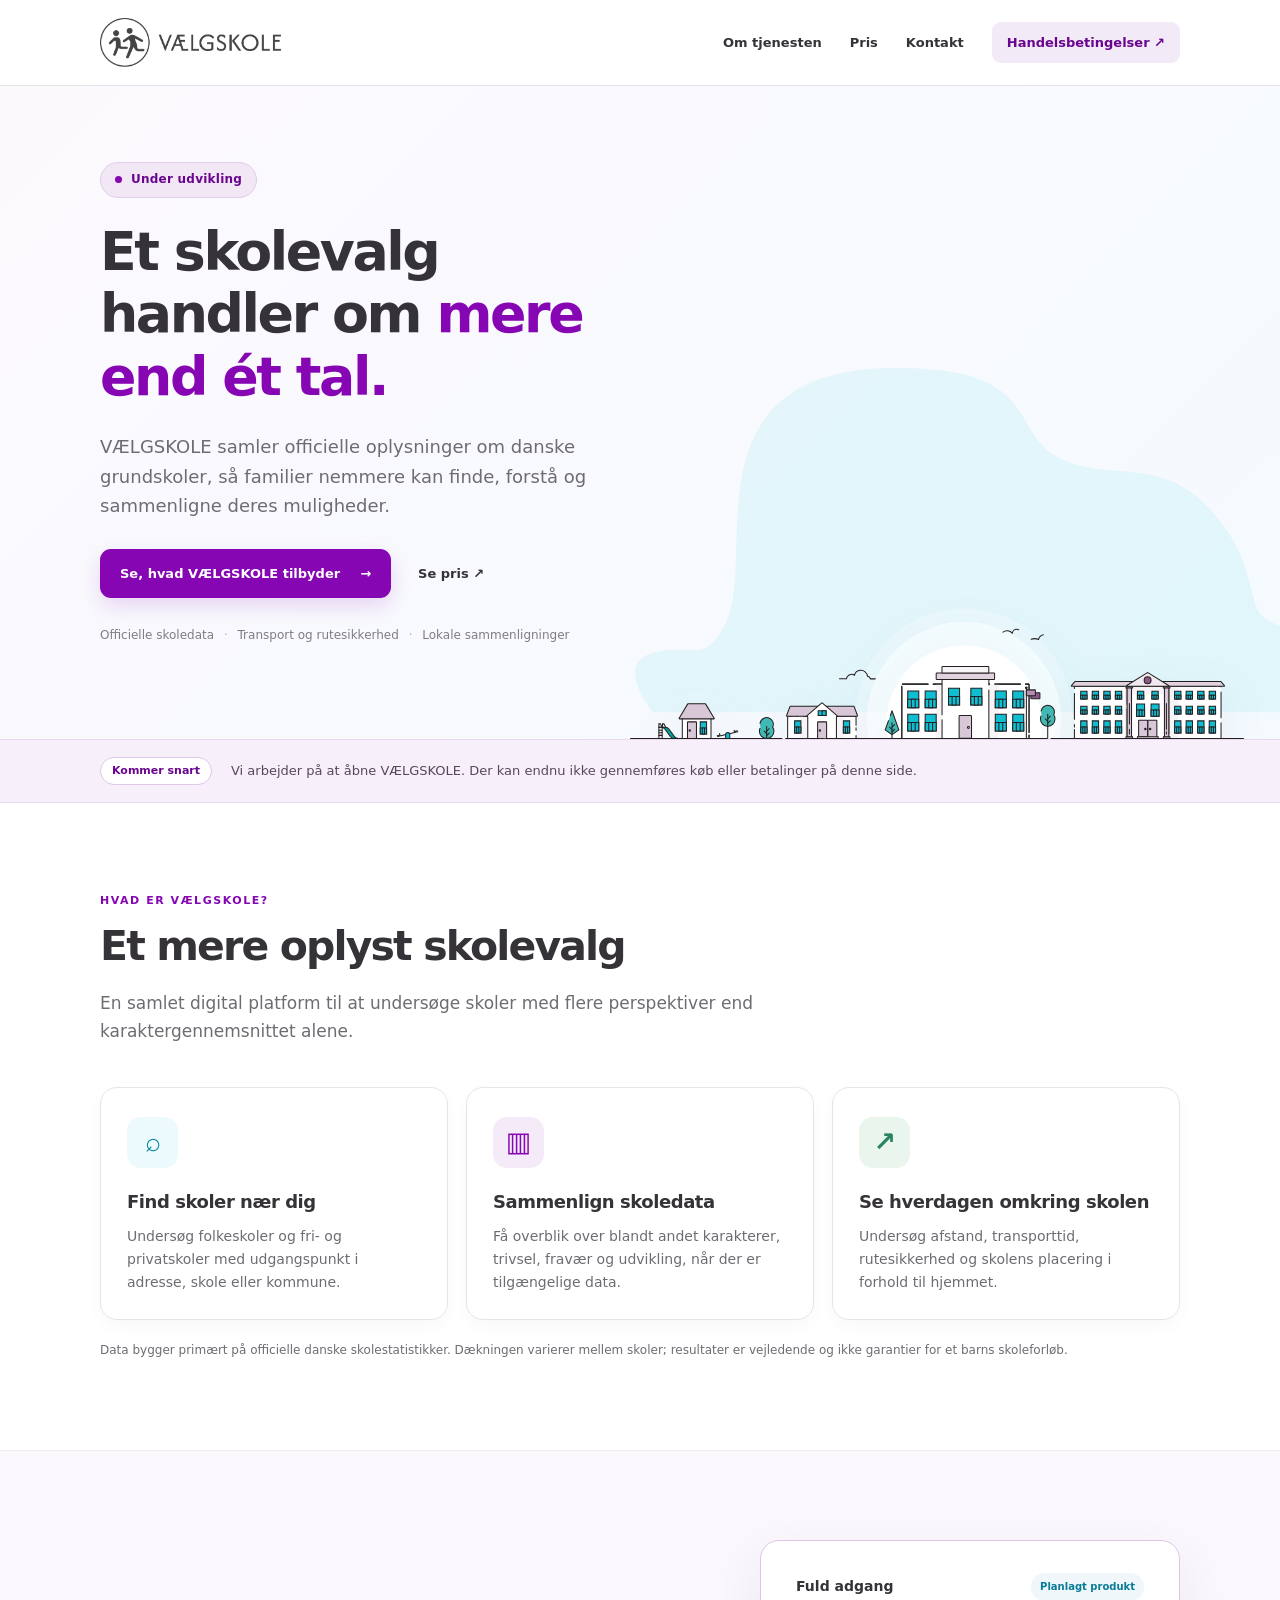
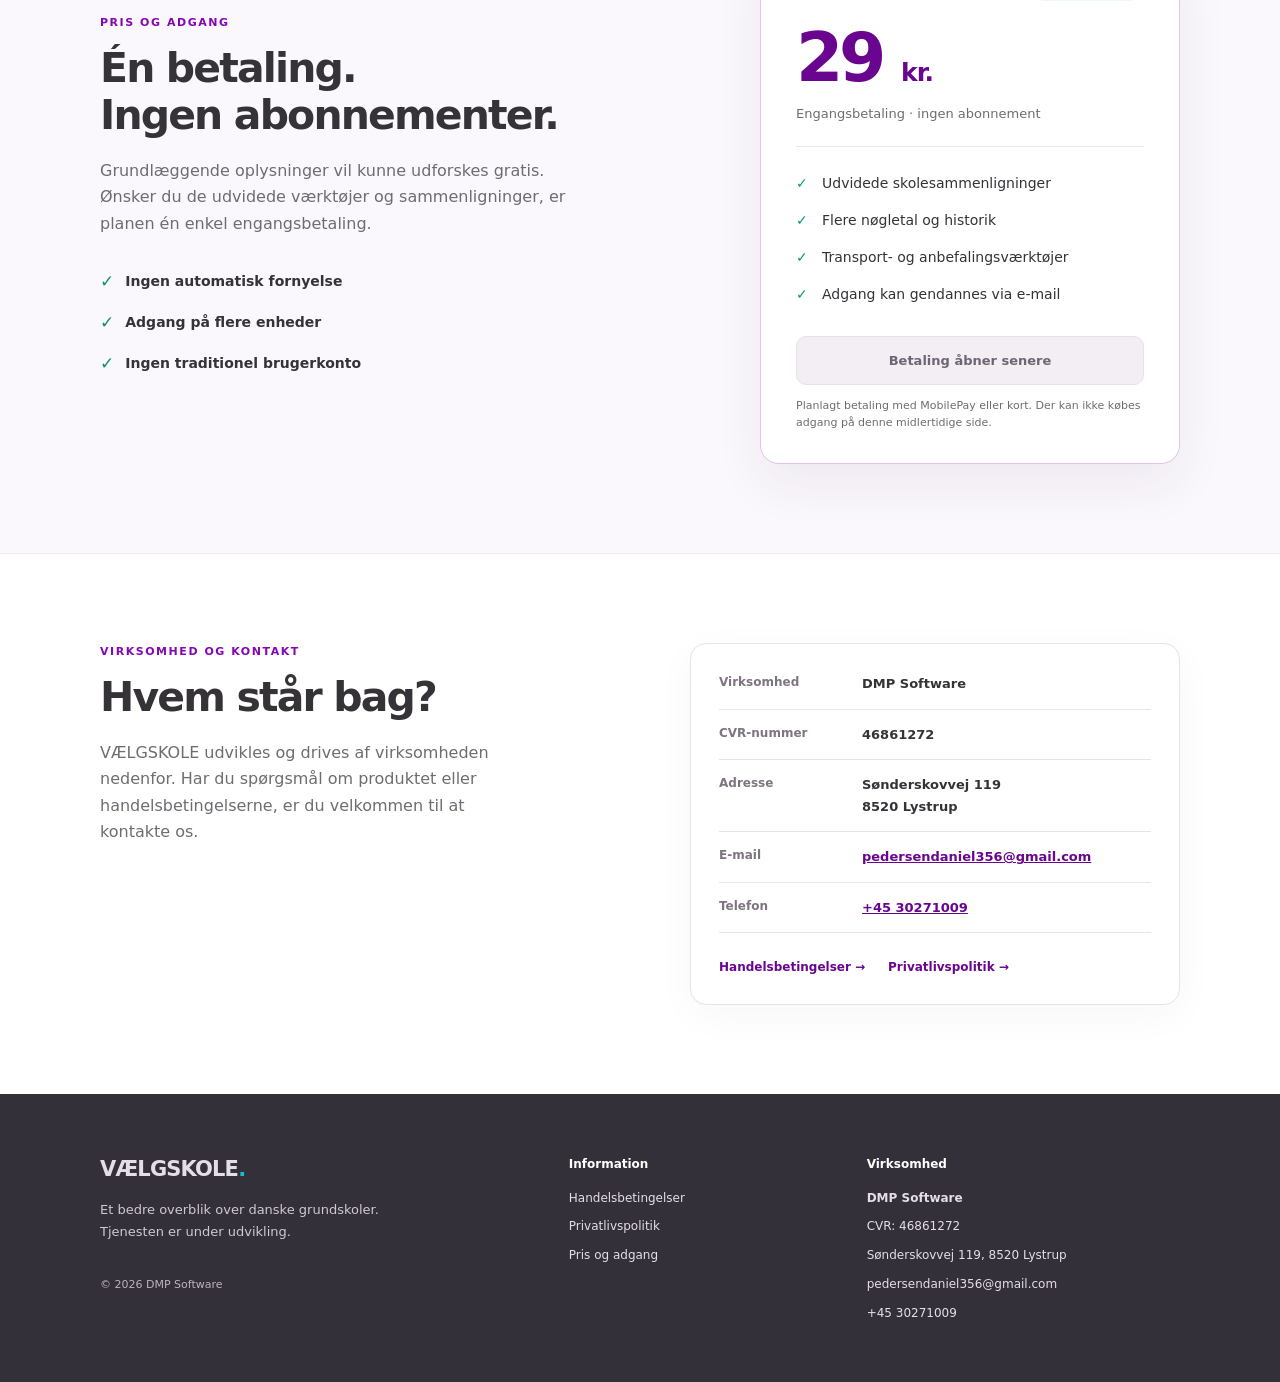
<file: docs/index.html>
<!doctype html>
<html lang="da">
<head>
  <meta charset="utf-8"><meta name="viewport" content="width=device-width,initial-scale=1">
  <meta name="robots" content="noindex,nofollow">
  <meta name="description" content="VÆLGSKOLE hjælper familier med at finde og sammenligne danske grundskoler ud fra officielle skoledata, transport og trivsel. Under udvikling.">
  <meta name="theme-color" content="#ffffff"><title>VÆLGSKOLE – Et bedre overblik over skolevalget</title>
  <link rel="icon" href="assets/favicon.svg" type="image/svg+xml"><link rel="stylesheet" href="assets/styles.css">
</head>
<body>
<header class="site-header">
  <div class="container header-inner">
    <a class="brand" href="index.html" aria-label="VÆLGSKOLE – forside"><img src="assets/logo.png" alt="VÆLGSKOLE" width="184" height="50"></a>
    <nav class="header-nav" aria-label="Hovednavigation">
      <a href="index.html#om">Om tjenesten</a>
      <a href="index.html#pris">Pris</a>
      <a href="index.html#kontakt">Kontakt</a>
      <a class="nav-pill" href="handelsbetingelser.html">Handelsbetingelser <span aria-hidden="true">↗</span></a>
    </nav>
  </div>
</header>

<main id="main">
  <section class="hero">
    <div class="container hero-grid">
      <div class="hero-copy">
        <span class="eyebrow"><span class="status-dot"></span> Under udvikling</span>
        <h1>Et skolevalg handler om <span class="highlight">mere end ét tal.</span></h1>
        <p class="hero-lead">VÆLGSKOLE samler officielle oplysninger om danske grundskoler, så familier nemmere kan finde, forstå og sammenligne deres muligheder.</p>
        <div class="hero-actions"><a class="button button-primary" href="#om">Se, hvad VÆLGSKOLE tilbyder <span aria-hidden="true">→</span></a><a class="text-link" href="#pris">Se pris <span aria-hidden="true">↗</span></a></div>
        <p class="hero-note">Officielle skoledata <span>·</span> Transport og rutesikkerhed <span>·</span> Lokale sammenligninger</p>
      </div>
      <div class="hero-visual" aria-hidden="true">
        <img class="hero-blob" src="assets/cyan-blob.svg" alt="">
        <img class="hero-schools" src="assets/schools.svg" alt="">
      </div>
    </div>
  </section>
  <section class="status-strip" aria-label="Status"><div class="container status-inner"><span class="status-tag">Kommer snart</span><p>Vi arbejder på at åbne VÆLGSKOLE. Der kan endnu ikke gennemføres køb eller betalinger på denne side.</p></div></section>
  <section class="section" id="om">
    <div class="container">
      <div class="section-header"><span class="section-kicker">Hvad er VÆLGSKOLE?</span><h2>Et mere oplyst skolevalg</h2><p>En samlet digital platform til at undersøge skoler med flere perspektiver end karaktergennemsnittet alene.</p></div>
      <div class="features">
        <article class="feature-card"><div class="feature-icon" aria-hidden="true">⌕</div><h3>Find skoler nær dig</h3><p>Undersøg folkeskoler og fri- og privatskoler med udgangspunkt i adresse, skole eller kommune.</p></article>
        <article class="feature-card"><div class="feature-icon" aria-hidden="true">▥</div><h3>Sammenlign skoledata</h3><p>Få overblik over blandt andet karakterer, trivsel, fravær og udvikling, når der er tilgængelige data.</p></article>
        <article class="feature-card"><div class="feature-icon" aria-hidden="true">↗</div><h3>Se hverdagen omkring skolen</h3><p>Undersøg afstand, transporttid, rutesikkerhed og skolens placering i forhold til hjemmet.</p></article>
      </div>
      <p class="data-note">Data bygger primært på officielle danske skolestatistikker. Dækningen varierer mellem skoler; resultater er vejledende og ikke garantier for et barns skoleforløb.</p>
    </div>
  </section>
  <section class="section section-alt" id="pris">
    <div class="container pricing-grid">
      <div class="pricing-copy"><span class="section-kicker">Pris og adgang</span><h2>Én betaling.<br>Ingen abonnementer.</h2><p>Grundlæggende oplysninger vil kunne udforskes gratis. Ønsker du de udvidede værktøjer og sammenligninger, er planen én enkel engangsbetaling.</p><div class="mini-proof"><span class="check">✓</span> Ingen automatisk fornyelse</div><div class="mini-proof"><span class="check">✓</span> Adgang på flere enheder</div><div class="mini-proof"><span class="check">✓</span> Ingen traditionel brugerkonto</div></div>
      <article class="price-card"><div class="price-top"><span class="price-label">Fuld adgang</span><span class="price-badge">Planlagt produkt</span></div><div class="price-value">29 <small>kr.</small></div><p class="price-sub">Engangsbetaling · ingen abonnement</p><div class="price-divider"></div><ul class="check-list"><li>Udvidede skolesammenligninger</li><li>Flere nøgletal og historik</li><li>Transport- og anbefalingsværktøjer</li><li>Adgang kan gendannes via e-mail</li></ul><div class="disabled-cta" aria-label="Betaling er endnu ikke mulig">Betaling åbner senere</div><p class="price-footnote">Planlagt betaling med MobilePay eller kort. Der kan ikke købes adgang på denne midlertidige side.</p></article>
    </div>
  </section>
  <section class="section" id="kontakt">
    <div class="container contact-layout"><div><span class="section-kicker">Virksomhed og kontakt</span><h2>Hvem står bag?</h2><p>VÆLGSKOLE udvikles og drives af virksomheden nedenfor. Har du spørgsmål om produktet eller handelsbetingelserne, er du velkommen til at kontakte os.</p></div><div class="contact-card"><dl><div><dt>Virksomhed</dt><dd>DMP Software</dd></div><div><dt>CVR-nummer</dt><dd>46861272</dd></div><div><dt>Adresse</dt><dd>Sønderskovvej 119<span class="dd-newline">8520 Lystrup</span></dd></div><div><dt>E-mail</dt><dd><a href="mailto:pedersendaniel356@gmail.com">pedersendaniel356@gmail.com</a></dd></div><div><dt>Telefon</dt><dd><a href="tel:+4530271009">+45 30271009</a></dd></div></dl><div class="contact-links"><a href="handelsbetingelser.html">Handelsbetingelser <span aria-hidden="true">→</span></a><a href="privatlivspolitik.html">Privatlivspolitik <span aria-hidden="true">→</span></a></div></div></div>
  </section>
</main>
<footer class="site-footer">
  <div class="container footer-grid">
    <div class="footer-about">
      <a class="footer-brand" href="index.html">VÆLGSKOLE<span class="brand-dot">.</span></a>
      <p>Et bedre overblik over danske grundskoler. Tjenesten er under udvikling.</p>
      <small>© 2026 DMP Software</small>
    </div>
    <div>
      <h2>Information</h2>
      <ul><li><a href="handelsbetingelser.html">Handelsbetingelser</a></li><li><a href="privatlivspolitik.html">Privatlivspolitik</a></li><li><a href="index.html#pris">Pris og adgang</a></li></ul>
    </div>
    <div>
      <h2>Virksomhed</h2>
      <ul class="footer-details">
        <li><strong>DMP Software</strong></li>
        <li>CVR: 46861272</li>
        <li>Sønderskovvej 119, 8520 Lystrup</li>
        <li><a href="mailto:pedersendaniel356@gmail.com">pedersendaniel356@gmail.com</a></li>
        <li><a href="tel:+4530271009">+45 30271009</a></li>
      </ul>
    </div>
  </div>
</footer>

</body></html>
</file>
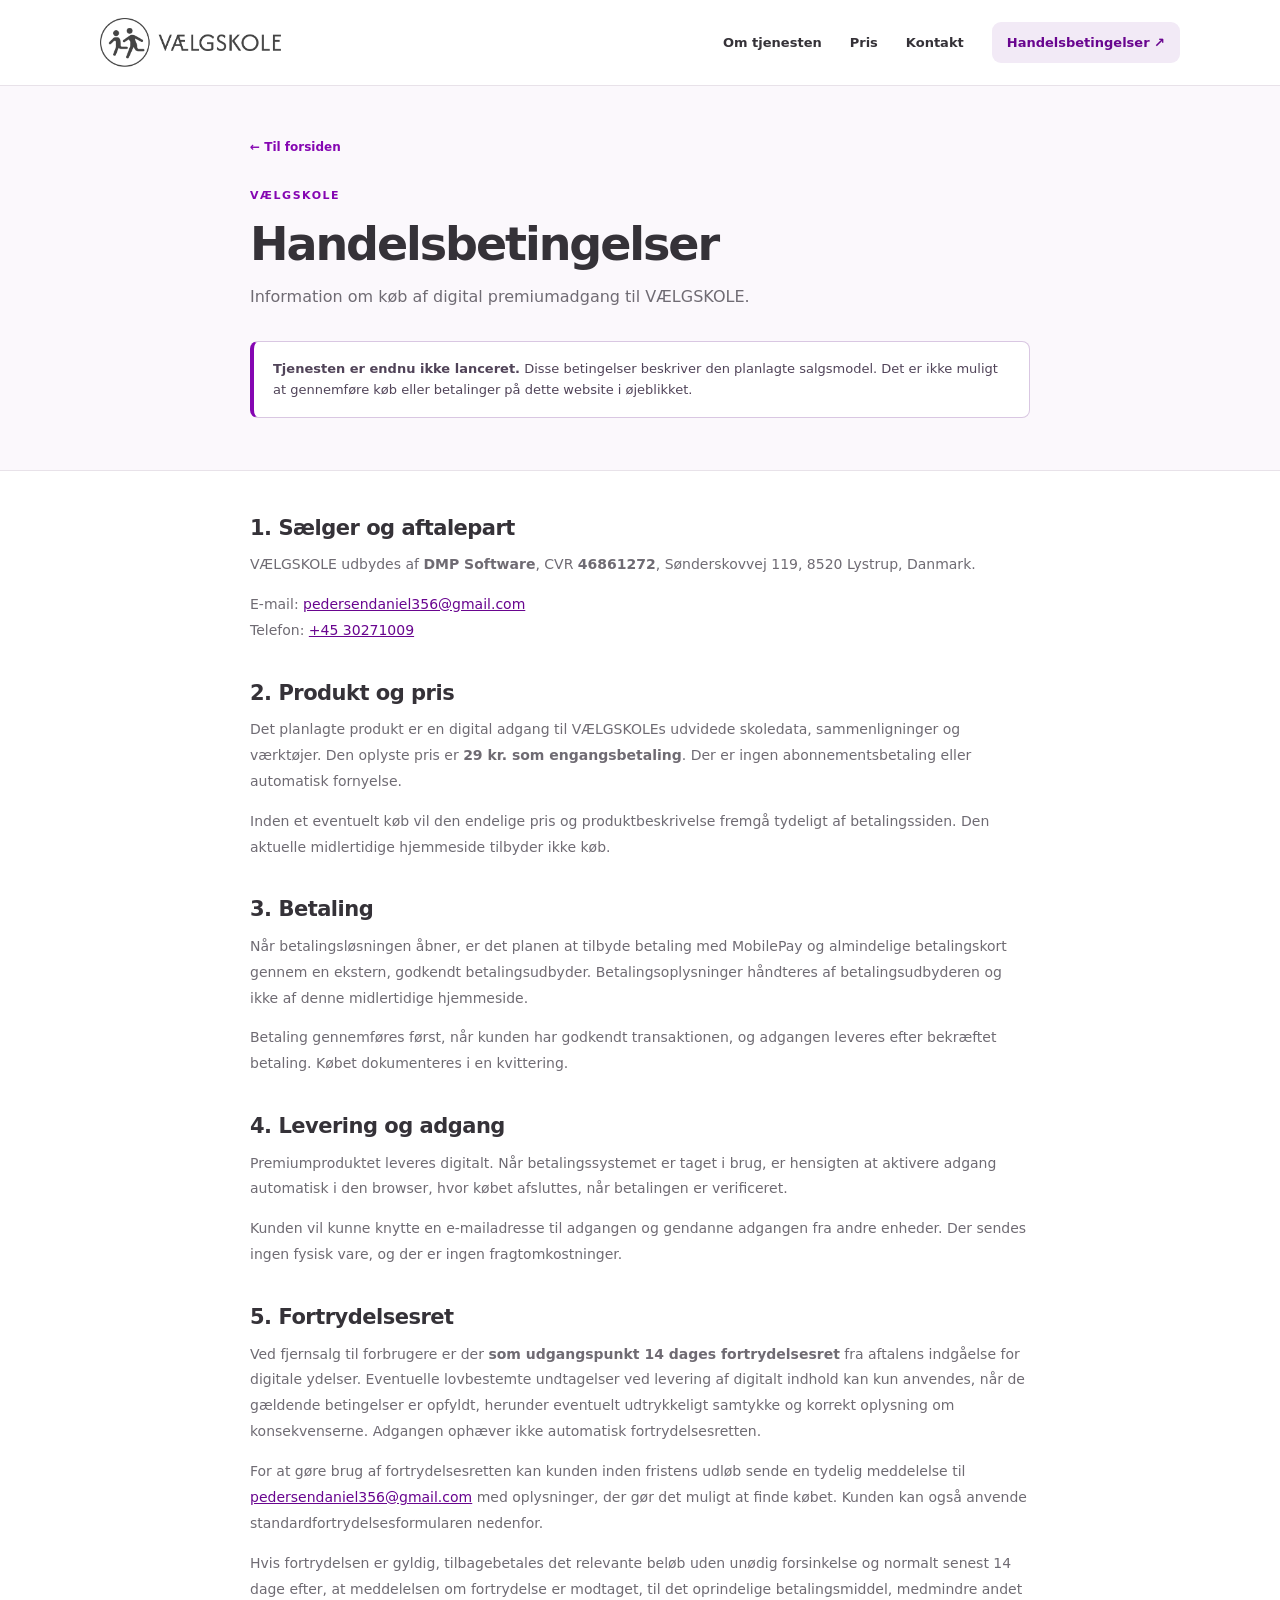
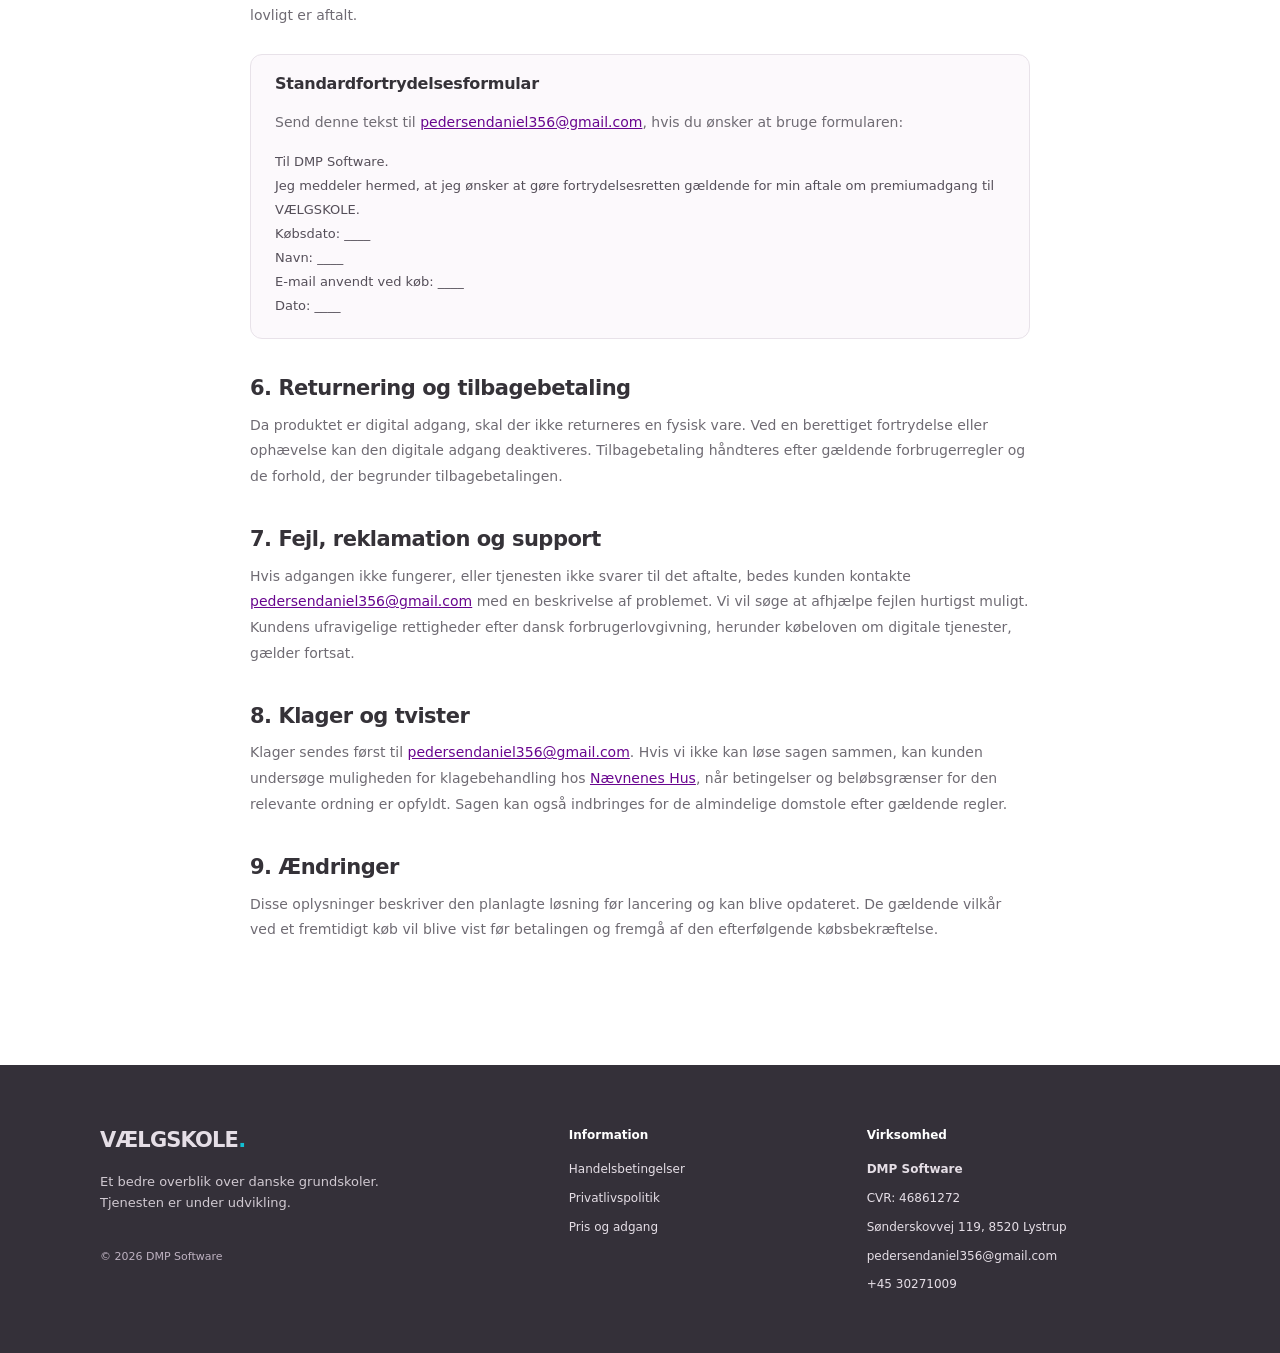
<file: docs/handelsbetingelser.html>
<!doctype html>
<html lang="da"><head>
<meta charset="utf-8"><meta name="viewport" content="width=device-width,initial-scale=1"><meta name="robots" content="noindex,nofollow"><meta name="theme-color" content="#ffffff"><meta name="description" content="Handelsbetingelser for VÆLGSKOLE – betaling, levering, fortrydelsesret, reklamation og klager.">
<title>Handelsbetingelser · VÆLGSKOLE</title><link rel="icon" href="assets/favicon.svg" type="image/svg+xml"><link rel="stylesheet" href="assets/styles.css"></head><body>
<header class="site-header">
  <div class="container header-inner">
    <a class="brand" href="index.html" aria-label="VÆLGSKOLE – forside"><img src="assets/logo.png" alt="VÆLGSKOLE" width="184" height="50"></a>
    <nav class="header-nav" aria-label="Hovednavigation">
      <a href="index.html#om">Om tjenesten</a>
      <a href="index.html#pris">Pris</a>
      <a href="index.html#kontakt">Kontakt</a>
      <a class="nav-pill" href="handelsbetingelser.html">Handelsbetingelser <span aria-hidden="true">↗</span></a>
    </nav>
  </div>
</header>

<main id="main" class="legal-main">
  <section class="legal-heading"><div class="container legal-container"><a class="breadcrumb" href="index.html">← Til forsiden</a><span class="section-kicker">VÆLGSKOLE</span><h1>Handelsbetingelser</h1><p>Information om køb af digital premiumadgang til VÆLGSKOLE.</p><div class="notice"><strong>Tjenesten er endnu ikke lanceret.</strong> Disse betingelser beskriver den planlagte salgsmodel. Det er ikke muligt at gennemføre køb eller betalinger på dette website i øjeblikket.</div></div></section>
  <div class="container legal-container legal-content">
    <section><h2>1. Sælger og aftalepart</h2><p>VÆLGSKOLE udbydes af <strong>DMP Software</strong>, CVR <strong>46861272</strong>, Sønderskovvej 119, 8520 Lystrup, Danmark.</p><p>E-mail: <a href="mailto:pedersendaniel356@gmail.com">pedersendaniel356@gmail.com</a><br>Telefon: <a href="tel:+4530271009">+45 30271009</a></p></section>
    <section><h2>2. Produkt og pris</h2><p>Det planlagte produkt er en digital adgang til VÆLGSKOLEs udvidede skoledata, sammenligninger og værktøjer. Den oplyste pris er <strong>29 kr. som engangsbetaling</strong>. Der er ingen abonnementsbetaling eller automatisk fornyelse.</p><p>Inden et eventuelt køb vil den endelige pris og produktbeskrivelse fremgå tydeligt af betalingssiden. Den aktuelle midlertidige hjemmeside tilbyder ikke køb.</p></section>
    <section><h2>3. Betaling</h2><p>Når betalingsløsningen åbner, er det planen at tilbyde betaling med MobilePay og almindelige betalingskort gennem en ekstern, godkendt betalingsudbyder. Betalingsoplysninger håndteres af betalingsudbyderen og ikke af denne midlertidige hjemmeside.</p><p>Betaling gennemføres først, når kunden har godkendt transaktionen, og adgangen leveres efter bekræftet betaling. Købet dokumenteres i en kvittering.</p></section>
    <section><h2>4. Levering og adgang</h2><p>Premiumproduktet leveres digitalt. Når betalingssystemet er taget i brug, er hensigten at aktivere adgang automatisk i den browser, hvor købet afsluttes, når betalingen er verificeret.</p><p>Kunden vil kunne knytte en e-mailadresse til adgangen og gendanne adgangen fra andre enheder. Der sendes ingen fysisk vare, og der er ingen fragtomkostninger.</p></section>
    <section><h2>5. Fortrydelsesret</h2><p>Ved fjernsalg til forbrugere er der <strong>som udgangspunkt 14 dages fortrydelsesret</strong> fra aftalens indgåelse for digitale ydelser. Eventuelle lovbestemte undtagelser ved levering af digitalt indhold kan kun anvendes, når de gældende betingelser er opfyldt, herunder eventuelt udtrykkeligt samtykke og korrekt oplysning om konsekvenserne. Adgangen ophæver ikke automatisk fortrydelsesretten.</p><p>For at gøre brug af fortrydelsesretten kan kunden inden fristens udløb sende en tydelig meddelelse til <a href="mailto:pedersendaniel356@gmail.com">pedersendaniel356@gmail.com</a> med oplysninger, der gør det muligt at finde købet. Kunden kan også anvende standardfortrydelsesformularen nedenfor.</p><p>Hvis fortrydelsen er gyldig, tilbagebetales det relevante beløb uden unødig forsinkelse og normalt senest 14 dage efter, at meddelelsen om fortrydelse er modtaget, til det oprindelige betalingsmiddel, medmindre andet lovligt er aftalt.</p>
      <div class="legal-inset"><h3>Standardfortrydelsesformular</h3><p>Send denne tekst til <a href="mailto:pedersendaniel356@gmail.com">pedersendaniel356@gmail.com</a>, hvis du ønsker at bruge formularen:</p><blockquote>Til DMP Software.<br>Jeg meddeler hermed, at jeg ønsker at gøre fortrydelsesretten gældende for min aftale om premiumadgang til VÆLGSKOLE.<br>Købsdato: ____<br>Navn: ____<br>E-mail anvendt ved køb: ____<br>Dato: ____</blockquote></div>
    </section>
    <section><h2>6. Returnering og tilbagebetaling</h2><p>Da produktet er digital adgang, skal der ikke returneres en fysisk vare. Ved en berettiget fortrydelse eller ophævelse kan den digitale adgang deaktiveres. Tilbagebetaling håndteres efter gældende forbrugerregler og de forhold, der begrunder tilbagebetalingen.</p></section>
    <section><h2>7. Fejl, reklamation og support</h2><p>Hvis adgangen ikke fungerer, eller tjenesten ikke svarer til det aftalte, bedes kunden kontakte <a href="mailto:pedersendaniel356@gmail.com">pedersendaniel356@gmail.com</a> med en beskrivelse af problemet. Vi vil søge at afhjælpe fejlen hurtigst muligt. Kundens ufravigelige rettigheder efter dansk forbrugerlovgivning, herunder købeloven om digitale tjenester, gælder fortsat.</p></section>
    <section><h2>8. Klager og tvister</h2><p>Klager sendes først til <a href="mailto:pedersendaniel356@gmail.com">pedersendaniel356@gmail.com</a>. Hvis vi ikke kan løse sagen sammen, kan kunden undersøge muligheden for klagebehandling hos <a href="https://naevneneshus.dk/" target="_blank" rel="noopener noreferrer">Nævnenes Hus</a>, når betingelser og beløbsgrænser for den relevante ordning er opfyldt. Sagen kan også indbringes for de almindelige domstole efter gældende regler.</p></section>
    <section><h2>9. Ændringer</h2><p>Disse oplysninger beskriver den planlagte løsning før lancering og kan blive opdateret. De gældende vilkår ved et fremtidigt køb vil blive vist før betalingen og fremgå af den efterfølgende købsbekræftelse.</p></section>
  </div>
</main>
<footer class="site-footer">
  <div class="container footer-grid">
    <div class="footer-about">
      <a class="footer-brand" href="index.html">VÆLGSKOLE<span class="brand-dot">.</span></a>
      <p>Et bedre overblik over danske grundskoler. Tjenesten er under udvikling.</p>
      <small>© 2026 DMP Software</small>
    </div>
    <div>
      <h2>Information</h2>
      <ul><li><a href="handelsbetingelser.html">Handelsbetingelser</a></li><li><a href="privatlivspolitik.html">Privatlivspolitik</a></li><li><a href="index.html#pris">Pris og adgang</a></li></ul>
    </div>
    <div>
      <h2>Virksomhed</h2>
      <ul class="footer-details">
        <li><strong>DMP Software</strong></li>
        <li>CVR: 46861272</li>
        <li>Sønderskovvej 119, 8520 Lystrup</li>
        <li><a href="mailto:pedersendaniel356@gmail.com">pedersendaniel356@gmail.com</a></li>
        <li><a href="tel:+4530271009">+45 30271009</a></li>
      </ul>
    </div>
  </div>
</footer>

</body></html>
</file>
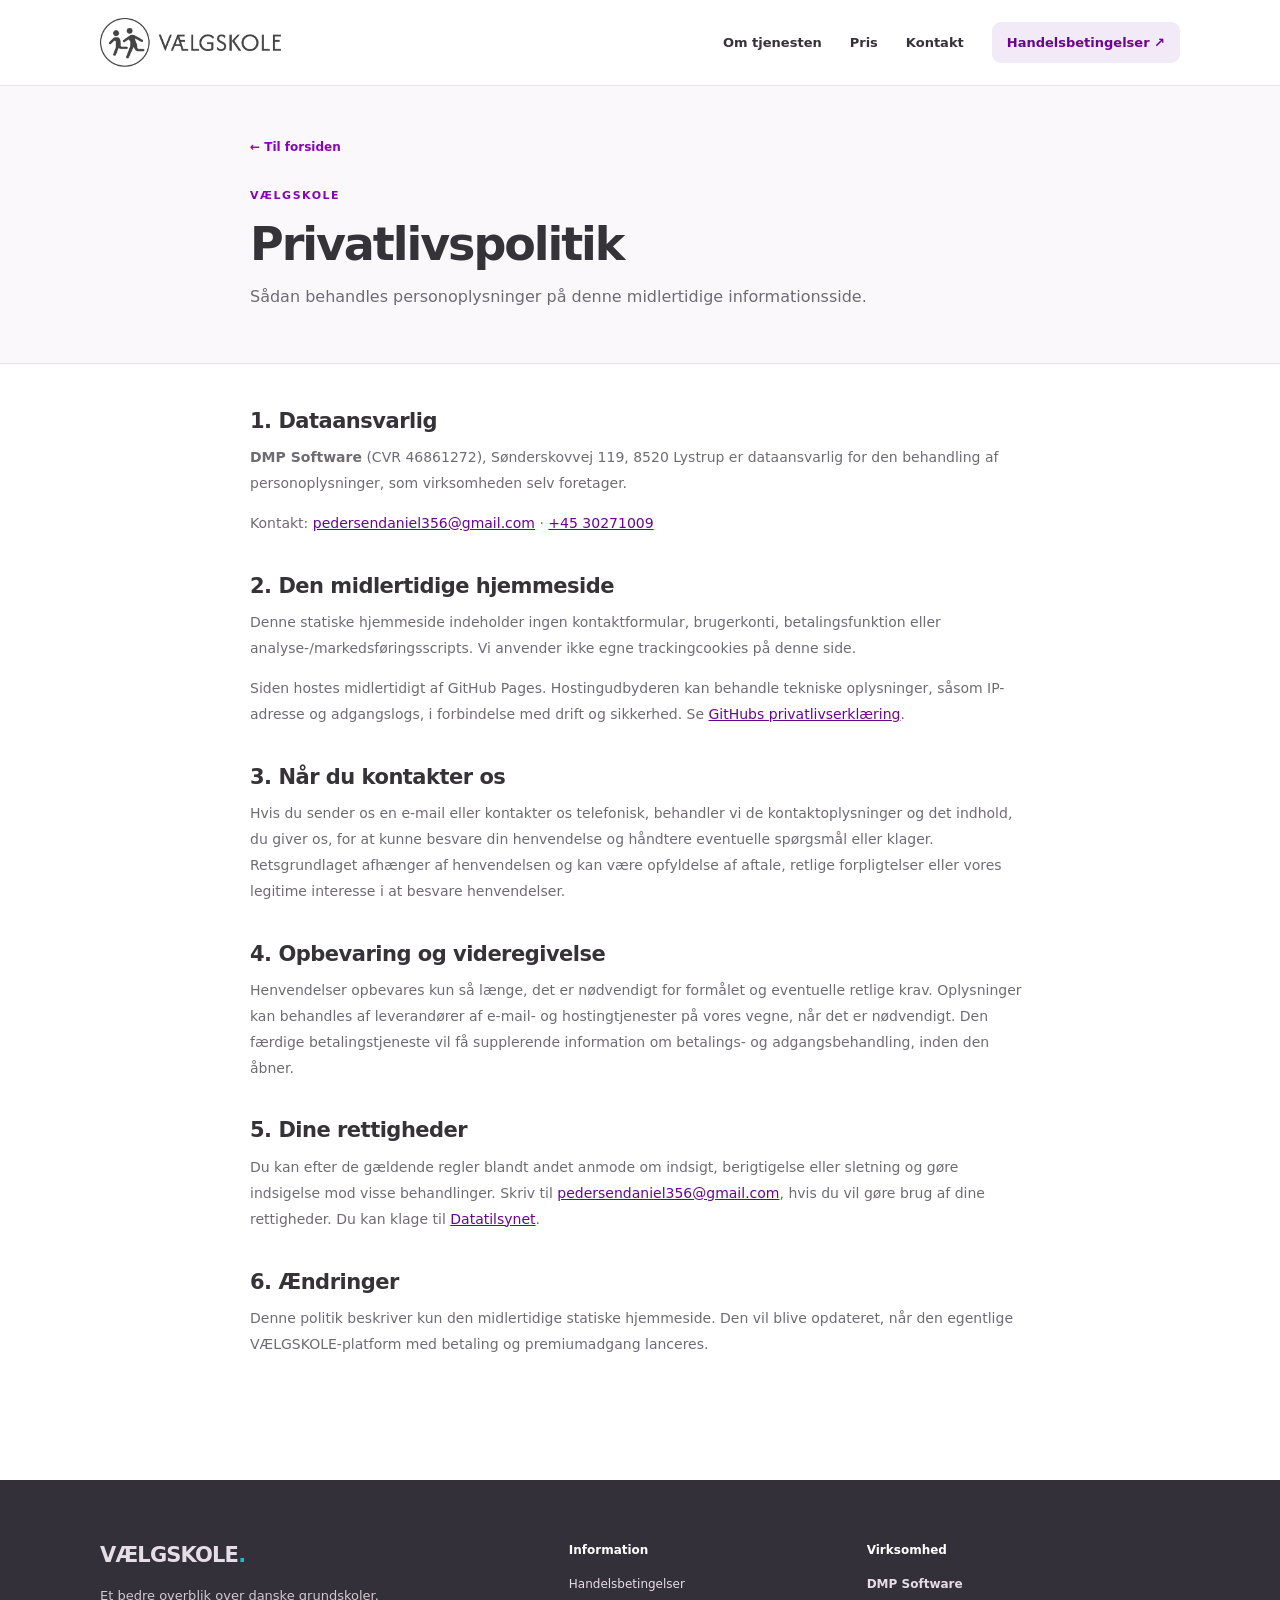
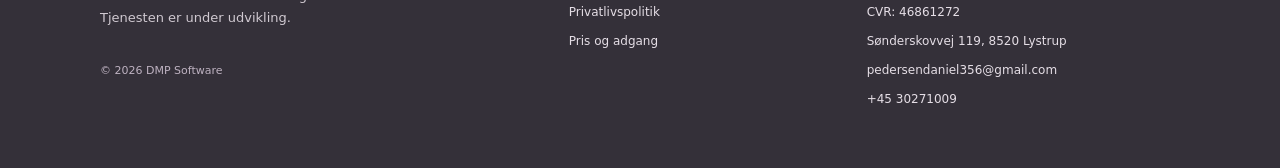
<file: docs/privatlivspolitik.html>
<!doctype html>
<html lang="da"><head><meta charset="utf-8"><meta name="viewport" content="width=device-width,initial-scale=1"><meta name="robots" content="noindex,nofollow"><meta name="theme-color" content="#ffffff"><meta name="description" content="Privatlivspolitik for VÆLGSKOLEs midlertidige informationsside."><title>Privatlivspolitik · VÆLGSKOLE</title><link rel="icon" href="assets/favicon.svg" type="image/svg+xml"><link rel="stylesheet" href="assets/styles.css"></head><body>
<header class="site-header">
  <div class="container header-inner">
    <a class="brand" href="index.html" aria-label="VÆLGSKOLE – forside"><img src="assets/logo.png" alt="VÆLGSKOLE" width="184" height="50"></a>
    <nav class="header-nav" aria-label="Hovednavigation">
      <a href="index.html#om">Om tjenesten</a>
      <a href="index.html#pris">Pris</a>
      <a href="index.html#kontakt">Kontakt</a>
      <a class="nav-pill" href="handelsbetingelser.html">Handelsbetingelser <span aria-hidden="true">↗</span></a>
    </nav>
  </div>
</header>

<main id="main" class="legal-main"><section class="legal-heading"><div class="container legal-container"><a class="breadcrumb" href="index.html">← Til forsiden</a><span class="section-kicker">VÆLGSKOLE</span><h1>Privatlivspolitik</h1><p>Sådan behandles personoplysninger på denne midlertidige informationsside.</p></div></section>
  <div class="container legal-container legal-content">
    <section><h2>1. Dataansvarlig</h2><p><strong>DMP Software</strong> (CVR 46861272), Sønderskovvej 119, 8520 Lystrup er dataansvarlig for den behandling af personoplysninger, som virksomheden selv foretager.</p><p>Kontakt: <a href="mailto:pedersendaniel356@gmail.com">pedersendaniel356@gmail.com</a> · <a href="tel:+4530271009">+45 30271009</a></p></section>
    <section><h2>2. Den midlertidige hjemmeside</h2><p>Denne statiske hjemmeside indeholder ingen kontaktformular, brugerkonti, betalingsfunktion eller analyse-/markedsføringsscripts. Vi anvender ikke egne trackingcookies på denne side.</p><p>Siden hostes midlertidigt af GitHub Pages. Hostingudbyderen kan behandle tekniske oplysninger, såsom IP-adresse og adgangslogs, i forbindelse med drift og sikkerhed. Se <a href="https://docs.github.com/en/site-policy/privacy-policies/github-general-privacy-statement" target="_blank" rel="noopener noreferrer">GitHubs privatlivserklæring</a>.</p></section>
    <section><h2>3. Når du kontakter os</h2><p>Hvis du sender os en e-mail eller kontakter os telefonisk, behandler vi de kontaktoplysninger og det indhold, du giver os, for at kunne besvare din henvendelse og håndtere eventuelle spørgsmål eller klager. Retsgrundlaget afhænger af henvendelsen og kan være opfyldelse af aftale, retlige forpligtelser eller vores legitime interesse i at besvare henvendelser.</p></section>
    <section><h2>4. Opbevaring og videregivelse</h2><p>Henvendelser opbevares kun så længe, det er nødvendigt for formålet og eventuelle retlige krav. Oplysninger kan behandles af leverandører af e-mail- og hostingtjenester på vores vegne, når det er nødvendigt. Den færdige betalingstjeneste vil få supplerende information om betalings- og adgangsbehandling, inden den åbner.</p></section>
    <section><h2>5. Dine rettigheder</h2><p>Du kan efter de gældende regler blandt andet anmode om indsigt, berigtigelse eller sletning og gøre indsigelse mod visse behandlinger. Skriv til <a href="mailto:pedersendaniel356@gmail.com">pedersendaniel356@gmail.com</a>, hvis du vil gøre brug af dine rettigheder. Du kan klage til <a href="https://www.datatilsynet.dk/" target="_blank" rel="noopener noreferrer">Datatilsynet</a>.</p></section>
    <section><h2>6. Ændringer</h2><p>Denne politik beskriver kun den midlertidige statiske hjemmeside. Den vil blive opdateret, når den egentlige VÆLGSKOLE-platform med betaling og premiumadgang lanceres.</p></section>
  </div>
</main>
<footer class="site-footer">
  <div class="container footer-grid">
    <div class="footer-about">
      <a class="footer-brand" href="index.html">VÆLGSKOLE<span class="brand-dot">.</span></a>
      <p>Et bedre overblik over danske grundskoler. Tjenesten er under udvikling.</p>
      <small>© 2026 DMP Software</small>
    </div>
    <div>
      <h2>Information</h2>
      <ul><li><a href="handelsbetingelser.html">Handelsbetingelser</a></li><li><a href="privatlivspolitik.html">Privatlivspolitik</a></li><li><a href="index.html#pris">Pris og adgang</a></li></ul>
    </div>
    <div>
      <h2>Virksomhed</h2>
      <ul class="footer-details">
        <li><strong>DMP Software</strong></li>
        <li>CVR: 46861272</li>
        <li>Sønderskovvej 119, 8520 Lystrup</li>
        <li><a href="mailto:pedersendaniel356@gmail.com">pedersendaniel356@gmail.com</a></li>
        <li><a href="tel:+4530271009">+45 30271009</a></li>
      </ul>
    </div>
  </div>
</footer>

</body></html>
</file>
<file: docs/assets/styles.css>
:root{--ink:#353238;--muted:#6f6b73;--line:#e8e2e9;--purple:#8506b2;--dark:#69058f;--cyan:#12bfd2;--soft:#faf7fb;--pale:#f2eaf6;--width:1080px;--radius:18px;font-synthesis:none}
*{box-sizing:border-box}html{scroll-behavior:smooth}body{margin:0;font:16px/1.65 system-ui,-apple-system,BlinkMacSystemFont,"Segoe UI",sans-serif;color:var(--ink);background:#fff}a{color:inherit}a:hover{color:var(--purple)}.container{width:min(var(--width),calc(100% - 48px));margin:0 auto}a:focus-visible{outline:3px solid var(--cyan);outline-offset:3px}h1,h2,h3,p{margin-top:0}h1,h2,h3{line-height:1.16;letter-spacing:-.045em}p{color:var(--muted)}.site-header{position:relative;z-index:3;background:#fff;border-bottom:1px solid var(--line)}.header-inner{display:flex;align-items:center;justify-content:space-between;gap:32px;min-height:85px}.brand img{width:184px;height:auto;display:block}.header-nav{display:flex;align-items:center;gap:28px;font-size:13px;font-weight:650}.header-nav>a{text-decoration:none}.header-nav .nav-pill{padding:10px 15px;background:var(--pale);border-radius:9px;color:var(--dark)}.header-nav .nav-pill:hover{background:#e8d8ee}.hero{overflow:hidden;background:linear-gradient(135deg,#fcf9fd 0%,#f5fafe 90%)}.hero-grid{display:grid;grid-template-columns:1.06fr .94fr;align-items:center;gap:25px;min-height:530px}.hero-copy{padding:76px 0 83px}.eyebrow{display:inline-flex;align-items:center;gap:9px;background:#f2e7f5;border:1px solid #e2cde9;border-radius:50px;color:var(--dark);padding:7px 14px;font-size:12px;font-weight:750;letter-spacing:.02em}.status-dot{width:7px;height:7px;border-radius:50%;background:var(--purple)}h1{font-size:clamp(36px,4.2vw,58px);font-weight:760;margin:23px 0 24px;max-width:710px}.highlight{color:var(--purple)}.hero-lead{max-width:550px;font-size:18px;line-height:1.65}.hero-actions{display:flex;flex-wrap:wrap;align-items:center;gap:27px;margin:28px 0}.button{display:inline-flex;align-items:center;gap:20px;padding:13px 20px;min-height:49px;border-radius:11px;font-size:13px;font-weight:760;text-decoration:none;transition:transform .15s,background .15s}.button:hover{transform:translateY(-2px)}.button-primary{background:var(--purple);color:#fff;box-shadow:0 8px 22px #8506b227}.button-primary:hover{background:var(--dark);color:#fff}.text-link{font-size:13px;font-weight:750;text-decoration:none}.hero-note{font-size:12px;line-height:1.5;color:#817b85}.hero-note span{padding:0 6px;color:#baa5c3}.hero-visual{position:relative;min-height:470px;align-self:stretch;display:grid;align-items:end}.hero-blob{position:absolute;width:145%;height:95%;max-width:none;bottom:-17%;left:-10%;object-fit:fill;opacity:.8}.hero-schools{position:relative;width:124%;max-width:none;left:-11%;margin-bottom:0;filter:drop-shadow(0 17px 22px #2d789218)}.status-strip{background:#f7eff9;border-block:1px solid #e8d9ee}.status-inner{display:flex;gap:19px;align-items:center;padding:17px 0}.status-inner p{margin:0;font-size:13px;color:#55495c}.status-tag{background:#fff;color:var(--dark);border:1px solid #ddc9e7;border-radius:20px;padding:4px 11px;white-space:nowrap;font-size:11px;font-weight:800}.section{padding:89px 0}.section-header{max-width:660px;margin:0 0 42px}.section-kicker{display:block;text-transform:uppercase;letter-spacing:.14em;font-size:11px;color:var(--purple);font-weight:800;margin-bottom:13px}.section h2{font-size:clamp(30px,3.2vw,41px);margin:0 0 18px}.section-header>p{font-size:17px}.features{display:grid;grid-template-columns:repeat(3,1fr);gap:18px}.feature-card{border:1px solid var(--line);border-radius:17px;padding:29px 26px 25px;box-shadow:0 7px 18px #25162907}.feature-icon{width:51px;height:51px;display:grid;place-items:center;border-radius:14px;background:#edfafd;color:#078aa1;font-size:27px;font-weight:800;margin-bottom:24px}.feature-card:nth-child(2) .feature-icon{background:#f5ebf8;color:var(--purple)}.feature-card:nth-child(3) .feature-icon{background:#eaf5ed;color:#2b8460}.feature-card h3{font-size:18px;letter-spacing:-.025em;margin:0 0 12px}.feature-card p{font-size:14px;margin:0}.data-note{font-size:12px;margin:21px 0 0}.section-alt{background:#faf8fc;border-block:1px solid #f0eaf2}.pricing-grid{display:grid;grid-template-columns:1fr 420px;gap:90px;align-items:center}.pricing-copy>p{font-size:16px;max-width:490px;margin:0 0 30px}.mini-proof{display:flex;align-items:center;gap:11px;margin:13px 0;font-size:14px;font-weight:620}.check{color:#148e71;font-size:17px;font-weight:900}.price-card{background:#fff;border:1px solid #e0c4ea;border-radius:19px;box-shadow:0 20px 50px #46205212;padding:32px 35px}.price-top{display:flex;justify-content:space-between;align-items:center;gap:12px}.price-label{font-weight:790;font-size:14px}.price-badge{font-size:10px;font-weight:800;padding:6px 9px;border-radius:20px;background:#eff7fa;color:#087b97}.price-value{font-size:68px;line-height:1.1;font-weight:800;letter-spacing:-.065em;color:var(--dark);margin-top:20px}.price-value small{font-size:25px;font-weight:730;letter-spacing:-.04em}.price-sub{font-size:13px;margin:7px 0 21px}.price-divider{height:1px;background:var(--line);margin-bottom:25px}.check-list{list-style:none;padding:0;margin:0 0 30px;display:grid;gap:14px}.check-list li{position:relative;padding-left:26px;font-size:14px}.check-list li:before{content:'✓';position:absolute;left:0;color:#0c9676;font-weight:900}.disabled-cta{padding:13px 15px;background:#f2eef3;border:1px solid #e7e1e9;border-radius:10px;color:#6f6473;font-weight:800;font-size:13px;text-align:center}.price-footnote{font-size:11px;line-height:1.5;margin:13px 0 0}.contact-layout{display:grid;grid-template-columns:1fr 1fr;gap:100px;align-items:start}.contact-layout>div:first-child p{max-width:430px}.contact-card{border:1px solid var(--line);border-radius:16px;padding:15px 28px 26px;background:#fff;box-shadow:0 10px 40px #25162909}.contact-card dl{margin:0}.contact-card dl>div{display:grid;grid-template-columns:128px 1fr;gap:15px;padding:14px 0;border-bottom:1px solid var(--line)}.contact-card dt{font-size:12px;color:#7e7580;font-weight:650}.contact-card dd{margin:0;font-size:13px;font-weight:620;overflow-wrap:anywhere}.contact-card dd a{color:var(--dark)}.dd-newline{display:block}.contact-links{display:flex;flex-wrap:wrap;gap:12px 23px;margin-top:25px}.contact-links a{font-size:12px;font-weight:740;color:var(--dark);text-decoration:none}.site-footer{background:#343039;color:#fff;padding:58px 0}.footer-grid{display:grid;grid-template-columns:1.4fr .8fr 1.1fr;gap:70px}.footer-brand{font-size:21px;font-weight:790;letter-spacing:-.04em;text-decoration:none}.brand-dot{color:var(--cyan)}.footer-about p{font-size:13px;max-width:290px;color:#d0c9d1;margin:13px 0 28px}.footer-about small{font-size:11px;color:#beb2c1}.site-footer h2{letter-spacing:0;font-size:12px;font-weight:750;margin:6px 0 17px}.site-footer ul{padding:0;margin:0;list-style:none;display:grid;gap:9px}.site-footer li{font-size:12px;color:#e5dee6;overflow-wrap:anywhere}.site-footer a{color:#e5dee6;text-decoration:none}.site-footer a:hover{color:#8becf7}.legal-main{background:#fff}.legal-heading{background:#fbf8fc;padding:47px 0 52px;border-bottom:1px solid var(--line)}.legal-container{max-width:780px}.breadcrumb{display:inline-block;color:var(--purple);font-size:12px;font-weight:750;text-decoration:none;margin-bottom:29px}.legal-heading h1{font-size:46px;max-width:none;margin:0 0 13px}.legal-heading p{font-size:16px;margin:0}.notice{margin:30px 0 0;padding:16px 19px;border:1px solid #d9c7e2;border-left:4px solid var(--purple);background:#fff;border-radius:8px;color:#514459;font-size:13px}.legal-content{padding-top:45px;padding-bottom:85px}.legal-content section{margin:0 0 37px}.legal-content h2{font-size:21px;letter-spacing:-.024em;margin-bottom:12px}.legal-content h3{font-size:16px;letter-spacing:-.015em}.legal-content p{margin:0 0 14px;font-size:14px;line-height:1.85}.legal-content a{color:var(--dark)}.legal-inset{border:1px solid var(--line);border-radius:12px;background:#fcf9fc;padding:20px 24px;margin:26px 0}.legal-inset blockquote{font-size:13px;line-height:1.85;margin:0;color:#554f59}
@media(max-width:850px){.header-nav{gap:15px}.hero-grid{grid-template-columns:1.1fr .9fr;min-height:460px}.hero-copy{padding:65px 0}.hero-visual{min-height:400px}.pricing-grid{gap:40px;grid-template-columns:1fr 390px}.contact-layout{gap:40px}.footer-grid{gap:35px}}
@media(max-width:690px){.container{width:calc(100% - 36px)}.header-inner{min-height:73px;gap:14px}.brand img{width:143px}.header-nav{gap:13px}.header-nav>a{font-size:11px}.header-nav>a:nth-child(1),.header-nav>a:nth-child(2){display:none}.header-nav .nav-pill{padding:7px 10px}.hero-grid{display:flex;flex-direction:column;gap:0}.hero-copy{padding:52px 0 22px}.hero-copy h1{font-size:42px}.hero-lead{font-size:16px}.hero-note{margin-top:17px}.hero-visual{min-height:235px;height:235px;width:100%}.hero-blob{width:120%;height:110%;bottom:-24%;left:-9%}.hero-schools{width:110%;left:-4%;max-width:none}.status-inner{align-items:flex-start;gap:10px;padding:15px 0}.status-inner p{font-size:12px}.section{padding:64px 0}.features{grid-template-columns:1fr;gap:12px}.feature-card{padding:21px}.feature-icon{margin-bottom:14px}.pricing-grid,.contact-layout{grid-template-columns:1fr;gap:35px}.price-card{padding:27px}.contact-card{padding:12px 20px 22px}.footer-grid{grid-template-columns:1fr 1fr;gap:38px}.footer-about{grid-column:1/-1}.site-footer{padding:48px 0}.legal-heading{padding:32px 0 36px}.legal-heading h1{font-size:37px}.legal-content{padding:36px 0 60px}.contact-card dl>div{grid-template-columns:96px 1fr}}
@media(max-width:390px){.header-nav>a:nth-child(3){display:none}.hero-copy h1{font-size:36px}.button{font-size:12px;padding:12px 14px}.hero-actions{gap:16px}.price-top{align-items:flex-start;flex-direction:column}.footer-grid{grid-template-columns:1fr}}
@media(prefers-reduced-motion:reduce){html{scroll-behavior:auto}.button{transition:none}}
</file>
